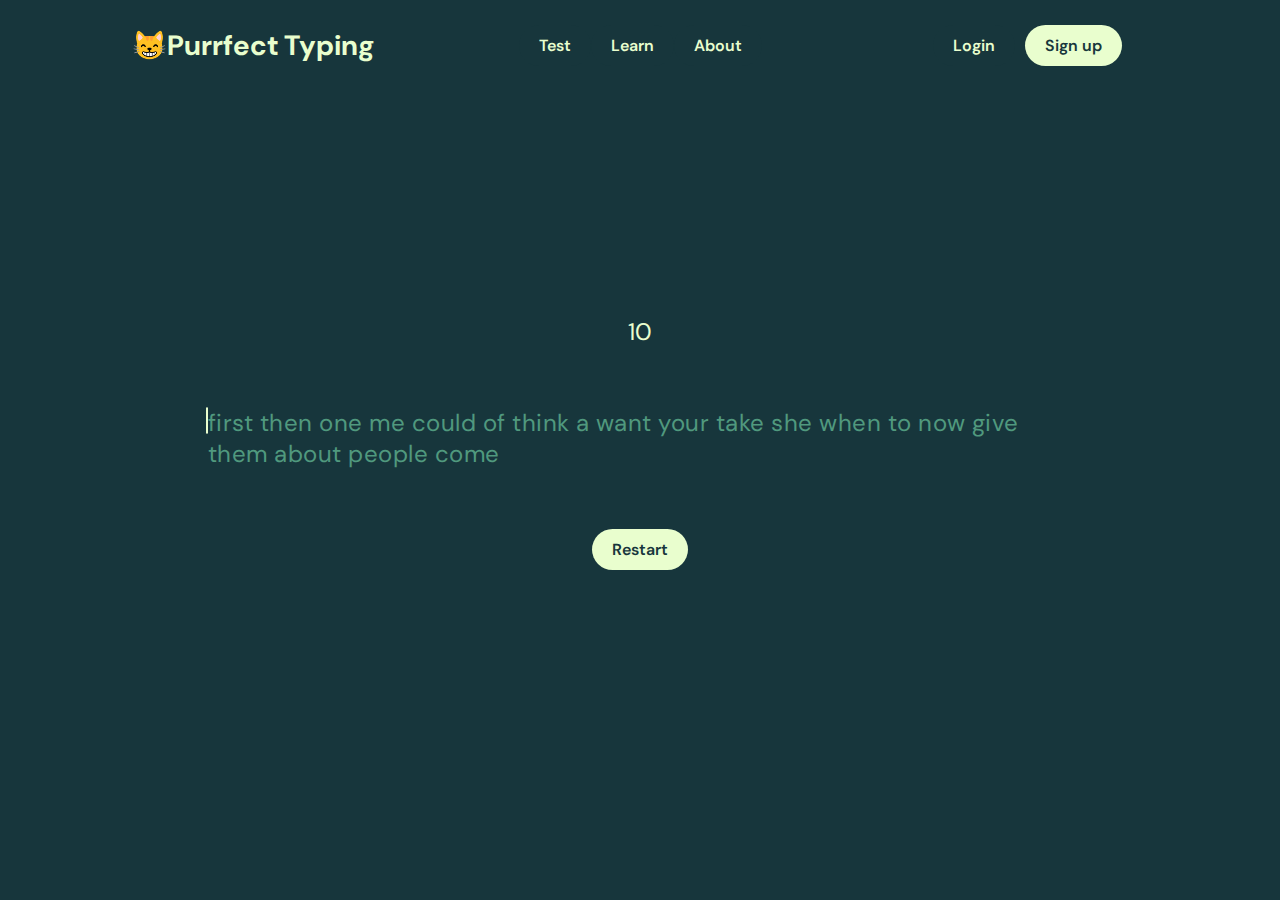
<file: index.html>
<!DOCTYPE html>
<html lang="en">

<head>
    <meta charset="UTF-8">
    <meta name="viewport" content="width=device-width, initial-scale=1.0">
    <title>😸 Purrfect Typing</title>
    <link rel="preconnect" href="https://fonts.googleapis.com">
    <link rel="preconnect" href="https://fonts.gstatic.com" crossorigin>
    <link rel="icon" href="" type="image/x-icon">
    <link
        href="https://fonts.googleapis.com/css2?family=DM+Sans:ital,opsz,wght@0,9..40,100..1000;1,9..40,100..1000&display=swap"
        rel="stylesheet">
    <link rel="stylesheet" href="src/css/style.css">
</head>

<body>
    <div class="my-navbar">
        <div class="navbar-canvas">
            <div class="navbar-logo" onclick="location.assign('./index.html')">
                <h1 class="logo-h1">😸Purrfect Typing</h1>
            </div>
            <div class="navbar-links">
                <div class="navbar-link btn-basic btn-trans">Test</div>
                <div class="navbar-link btn-basic btn-trans">Learn</div>
                <div class="navbar-link btn-basic btn-trans">About</div>
            </div>
            <div class="navbar-account">
                <div class= "btn-basic btn-trans">Login</div>
                <div class="btn-basic btn-solid">Sign up</div>
            </div>
        </div>
    </div>
    <div class="container">
        <div class="header">
            <div class="timer">
                <div class="header_text">
                    <span class="curr_time">10</span>
                </div>
            </div>
        </div>
        <div class="typing-test">
            <div class="words" id="words"></div>
        </div>
        <button id="restart_btn" class="btn-basic btn-solid">Restart</button>
    </div>
</body>
<script type="module" src="src/js/game.js"></script>

</html>
</file>
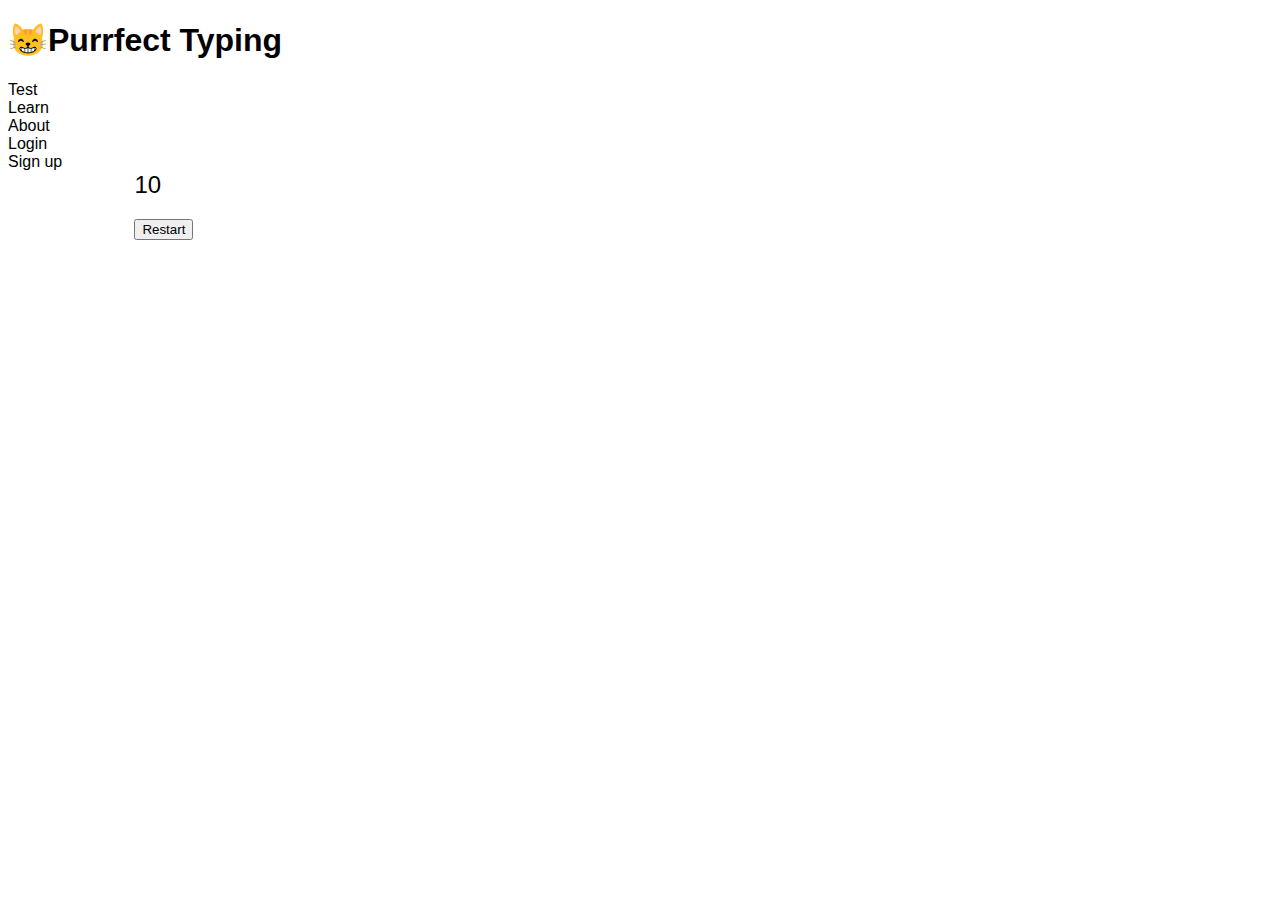
<file: src/index.html>
<!DOCTYPE html>
<html lang="en">

<head>
    <meta charset="UTF-8">
    <meta name="viewport" content="width=device-width, initial-scale=1.0">
    <title>type machine</title>
    <link rel="preconnect" href="https://fonts.googleapis.com">
    <link rel="preconnect" href="https://fonts.gstatic.com" crossorigin>
    <link rel="icon" href="" type="image/x-icon">
    <link
        href="https://fonts.googleapis.com/css2?family=DM+Sans:ital,opsz,wght@0,9..40,100..1000;1,9..40,100..1000&display=swap"
        rel="stylesheet">
    <link rel="stylesheet" href="style.css">
</head>

<body>
    <div class="my-navbar">
        <div class="navbar-canvas">
            <div class="navbar-logo" onclick="location.assign('./index.html')">
                <h1 class="logo-h1">😸Purrfect Typing</h1>
            </div>
            <div class="navbar-links">
                <div class="navbar-link btn-basic btn-trans">Test</div>
                <div class="navbar-link btn-basic btn-trans">Learn</div>
                <div class="navbar-link btn-basic btn-trans">About</div>
            </div>
            <div class="navbar-account">
                <div class= "btn-basic btn-trans">Login</div>
                <div class="btn-basic btn-solid">Sign up</div>
            </div>
        </div>
    </div>
    <div class="container">
        <div class="header">
            <div class="timer">
                <div class="header_text">
                    <span class="curr_time">10</span>
                </div>
            </div>
        </div>
        <div class="typing-test">
            <div class="words" id="words"></div>
        </div>
        <button id="restart_btn" class="btn-basic btn-solid">Restart</button>
    </div>
</body>
<script type="module" src="game.js"></script>

</html>
</file>
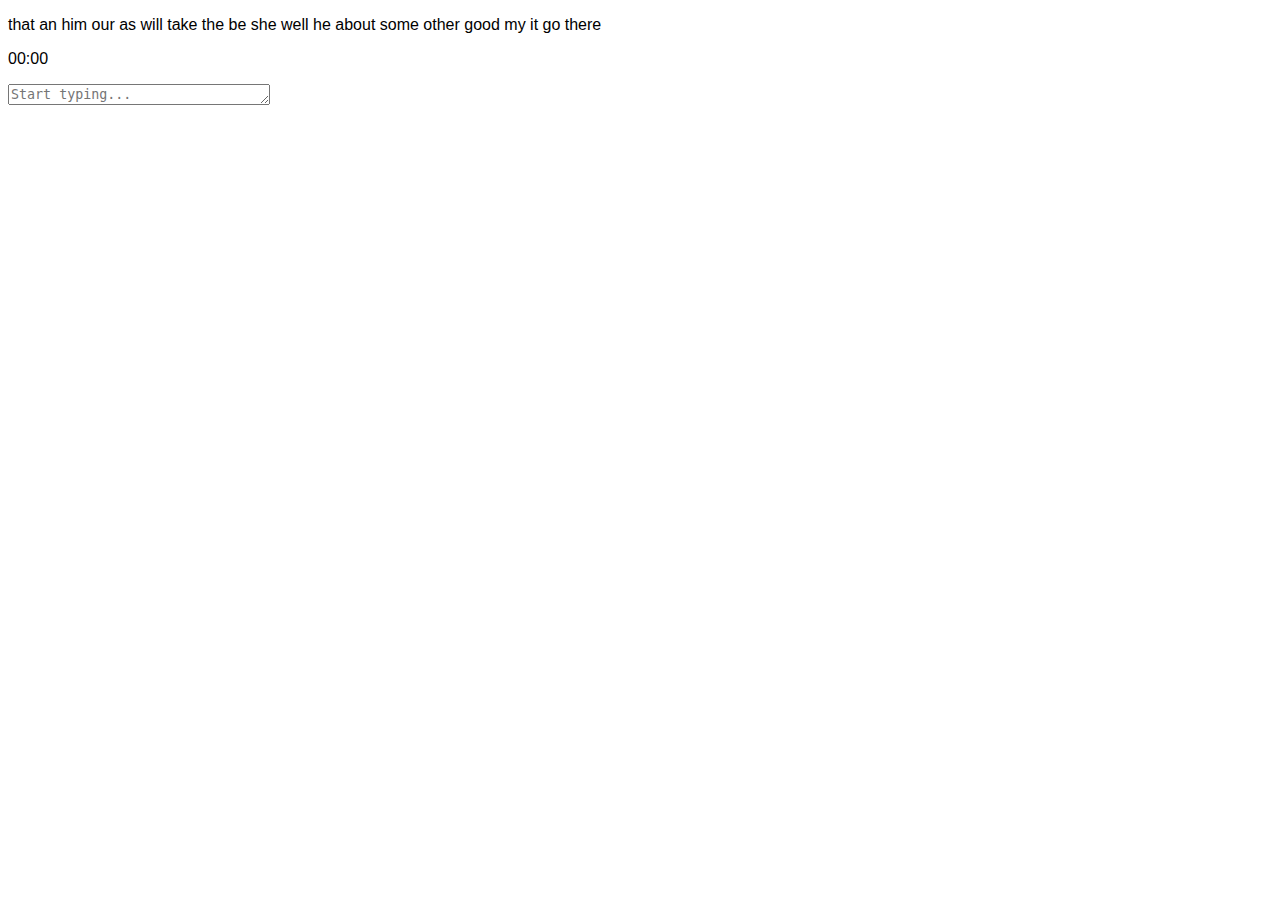
<file: ra.html>
<!DOCTYPE html>
<html lang="en">
<head>
    <meta charset="UTF-8">
    <meta name="viewport" content="width=device-width, initial-scale=1.0">
    <title>Type Machine</title>
    <link rel="stylesheet" href="style.css">
</head>
<body>
    <p id="words"></p>
    <p id="timer">00:00</p>
    <textarea name="typing-test" id="typing-text" cols="30" rows="1" placeholder="Start typing..."></textarea>
</body>
<script type="module" src="script.js"></script>
</html>
</file>
<file: src/css/style.css>
:root {
  --primary-color: #11272b;
  --secondary-color: #50997e;
  --background-color: #17363c;
  --text-color: #e9fece;
}

body {
  margin: 0;
  font-family: "DM Sans", sans-serif;
  font-optical-sizing: auto;
  background-color: var(--background-color);
}

.my-navbar {
  width: 100%;
  display: flex;
  padding: 15px 0;
  justify-content: center;
  align-items: center;
}

.navbar-canvas {
  width: 80%;
  display: flex;
  justify-content: space-between;
  align-items: center;
  color: var(--text-color);
  border-radius: 100px;
  padding: 5px 15px;
}

.navbar-logo {
  display: flex;
  justify-content: center;
  align-items: center;
  border-radius: 100px;
  width: 250px;
}

.navbar-logo>h1 {
  margin: 0;
  padding: 0;
  font-size: 1.75em;
}

.navbar-logo:hover {
  cursor: pointer;
}

#type-machine-logo {
  width: 45px;
}

.navbar-links {
  display: flex;
  justify-content: center;
  align-items: center;
  padding: 5px;
  border-radius: 100px;
  font-weight: 600;
}

/* Buttons */
.btn-basic {
  font-family: "DM Sans", sans-serif;
  font-size: 1em;
  font-weight: 600;
  border: none;
  border-radius: 100px;
  padding: 10px 20px;
  transition: background-color 0.4s;
}

.btn-trans {
  background-color: var(--background-color);
}

.btn-trans:hover {
  cursor: pointer;
  background-color: rgba(80, 153, 126, 0.1);
}

.btn-solid {
  background-color: var(--text-color);
  color: var(--background-color);
}

.btn-solid:hover {
  cursor: pointer;
  background-color: var(--secondary-color);
}

.navbar-account {
  display: flex;
  justify-content: center;
  align-items: center;
  gap: 10px;
  width: 250px;
}

.container {
  width: 80%;
  padding-top: 25vh;
  margin: auto;
  display: flex;
  flex-direction: column;
  justify-content: center;
  align-items: center;
}

.timer {
  font-size: 24px;
  color: var(--text-color);
  text-align: center;
}

.typing-test {
  padding: 20px;
}

.words {
  padding: 40px 60px;
  border-radius: 30px;
}

.words:focus {
  outline: none;
}

@keyframes blink-animation {
  0% { opacity: 0; }
  100% { opacity: 1; }
}

.blink {
  animation: blink-animation 1s ease infinite alternate;
}

.caret {
  height: 1.7em;
  width: 1px;
  border: 1px solid var(--text-color);
  box-sizing: border-box;
  border-radius: 50px;
  position: absolute;
  transition: left 0.1s ease, top 0.1s ease;
}

.letter {
  box-sizing: border-box;
  letter-spacing: 0.02em;
  font-size: 1.5em;
}

.letter-neutral {
  color: var(--secondary-color);
}

.letter-correct {
  color: var(--text-color);
}

.letter-wrong {
  color: red;
}

.space-wrong {
  background-color: brown;
}
</file>
<file: src/style.css>
body {
  font-family: Arial, sans-serif;
}

.container {
  width: 80%;
  margin: auto;
}

.header {
  margin-bottom: 20px;
}

.timer {
  font-size: 24px;
  margin-bottom: 10px;
}

.input_area {
  width: 100%;
  height: 200px;
  font-size: 18px;
}

.restart_btn {
  margin-top: 10px;
  padding: 10px 20px;
  font-size: 18px;
}
</file>
<file: style.css>
body {
  font-family: Arial, sans-serif;
}

.container {
  width: 80%;
  margin: auto;
}

.header {
  margin-bottom: 20px;
}

.timer {
  font-size: 24px;
  margin-bottom: 10px;
}

.input_area {
  width: 100%;
  height: 200px;
  font-size: 18px;
}

.restart_btn {
  margin-top: 10px;
  padding: 10px 20px;
  font-size: 18px;
}
</file>
